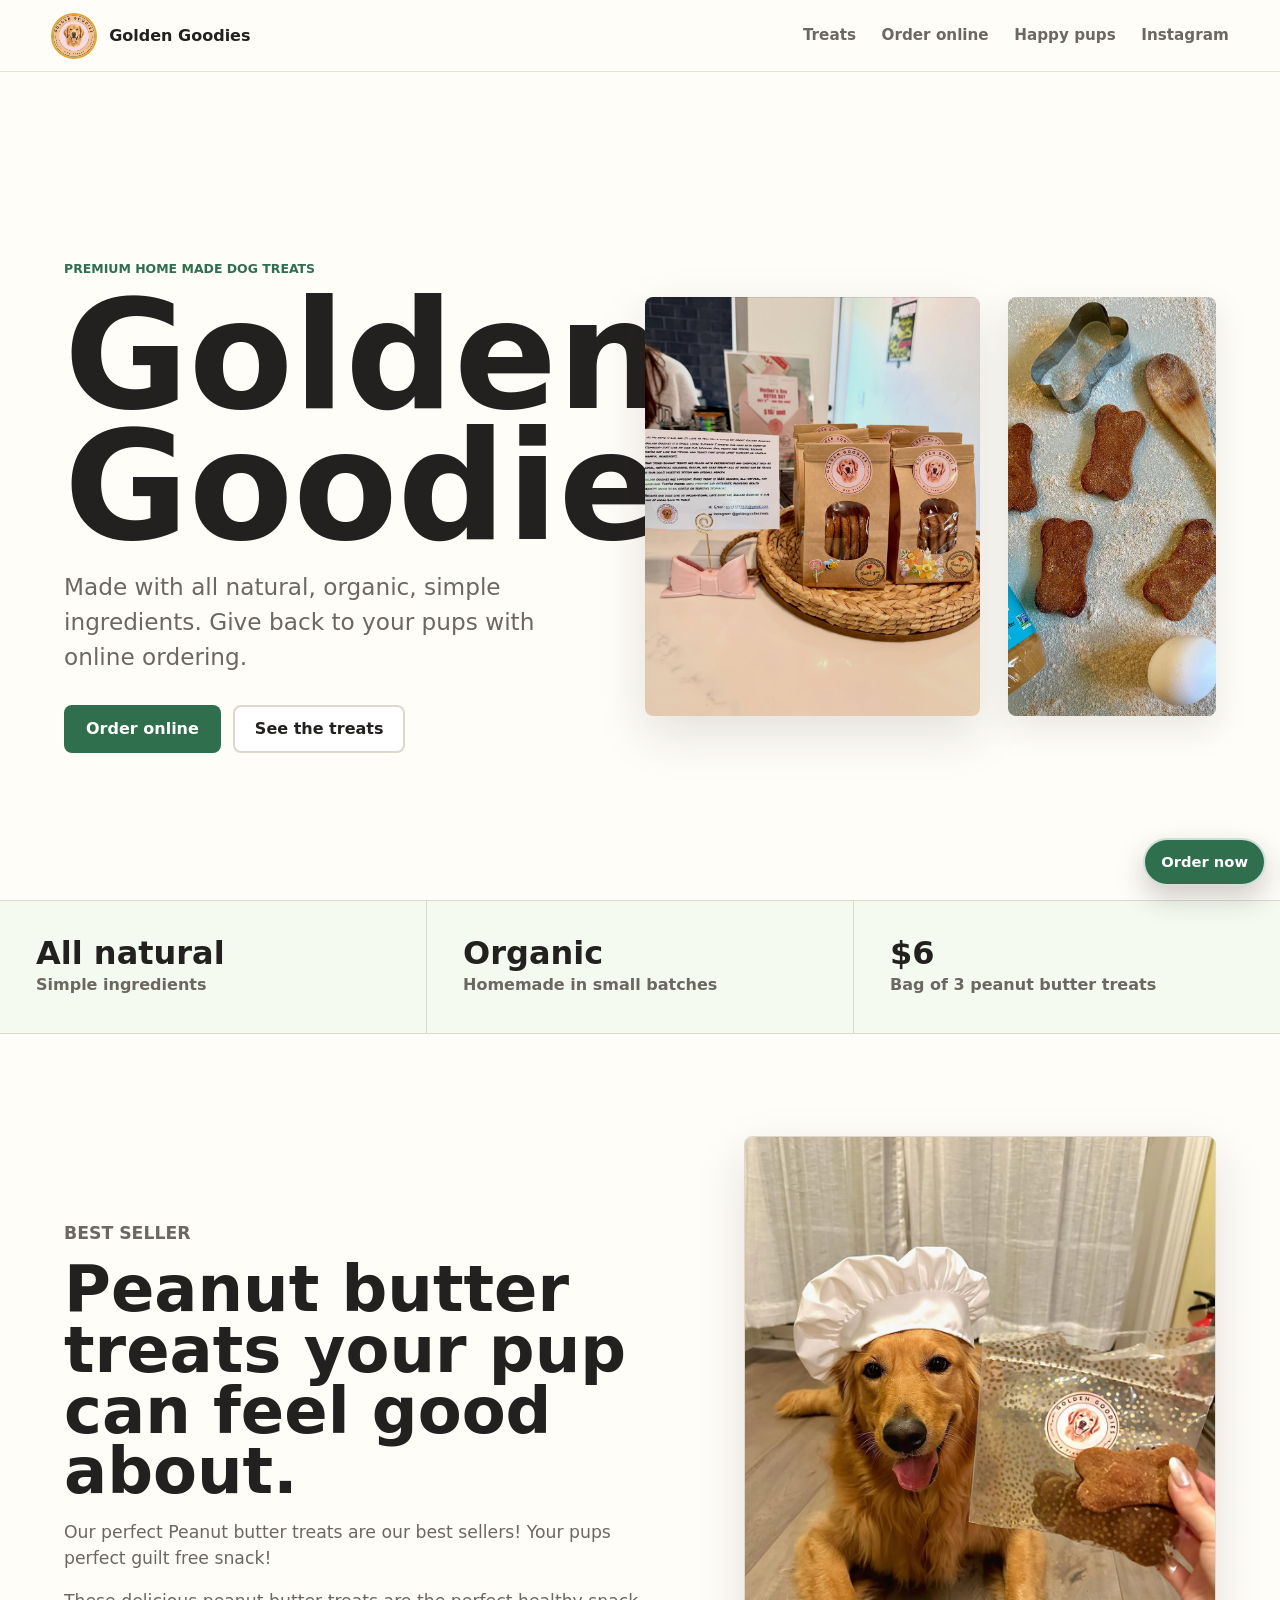
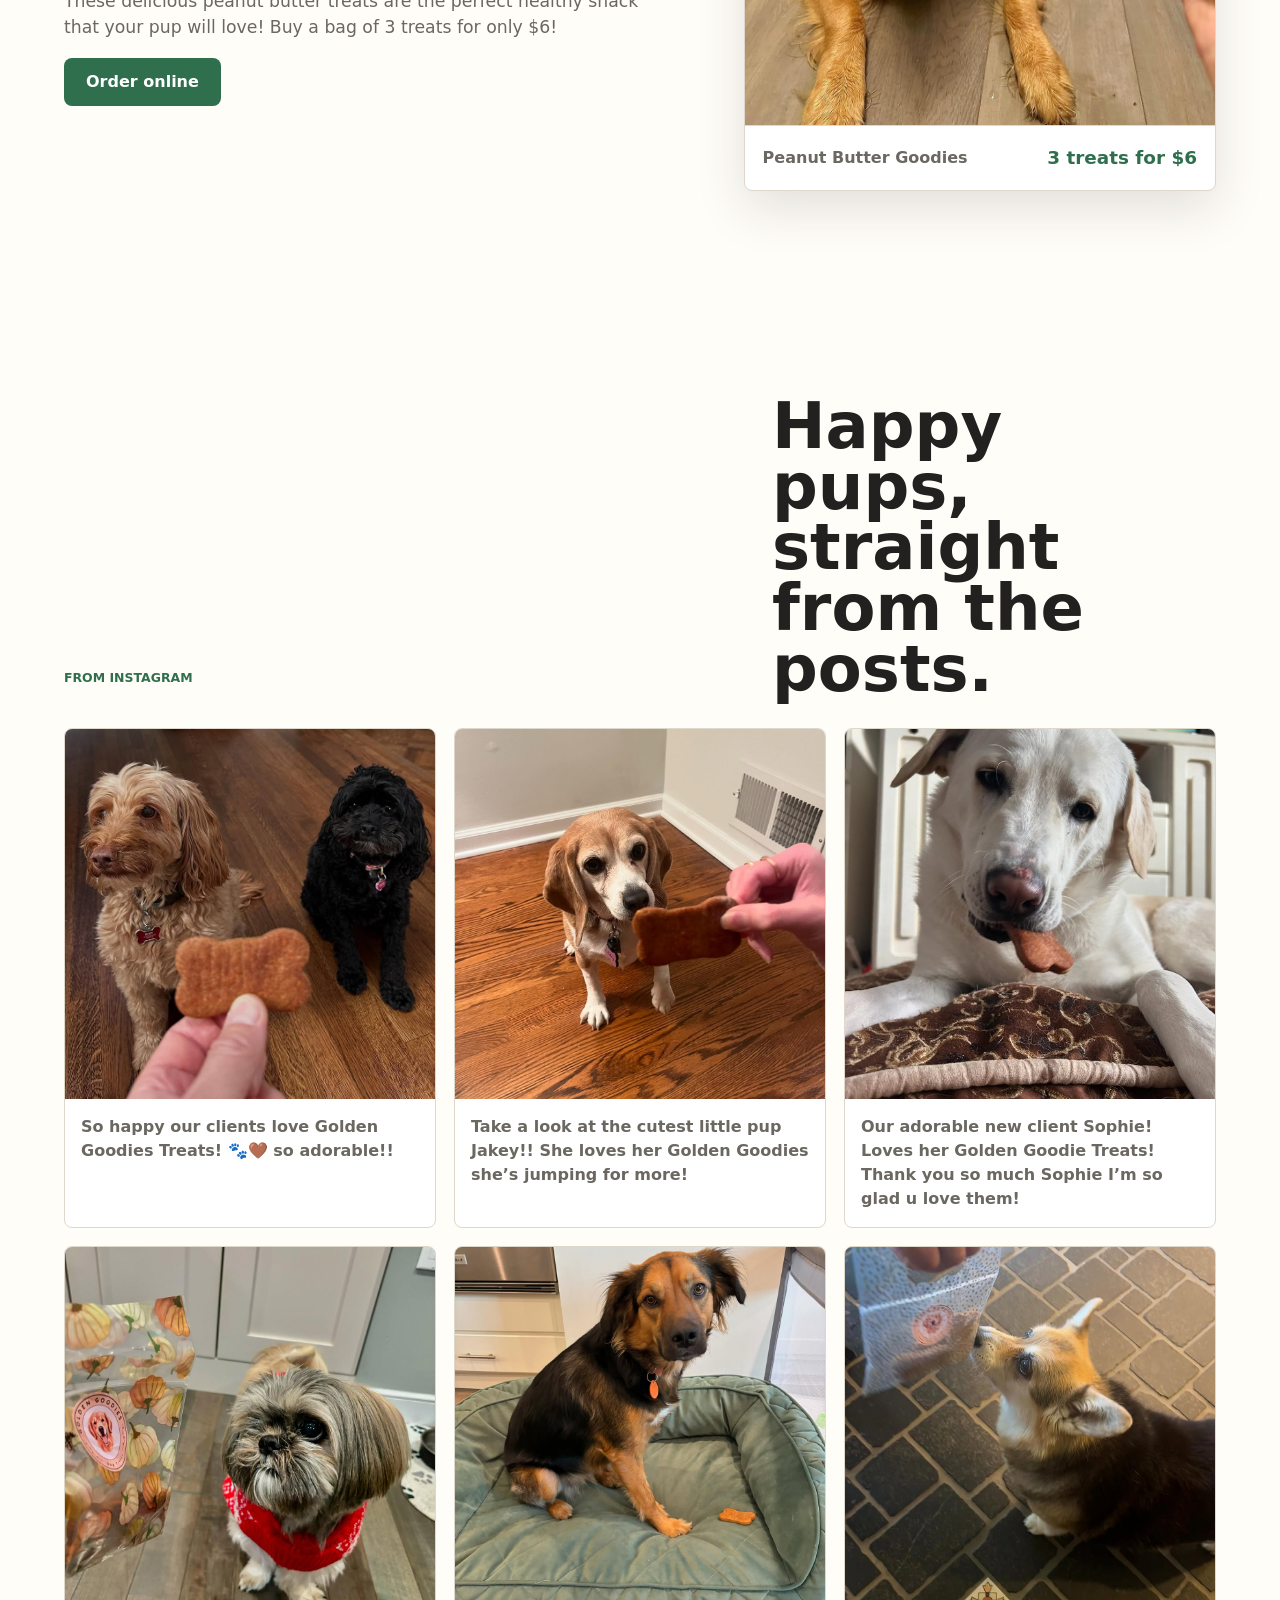
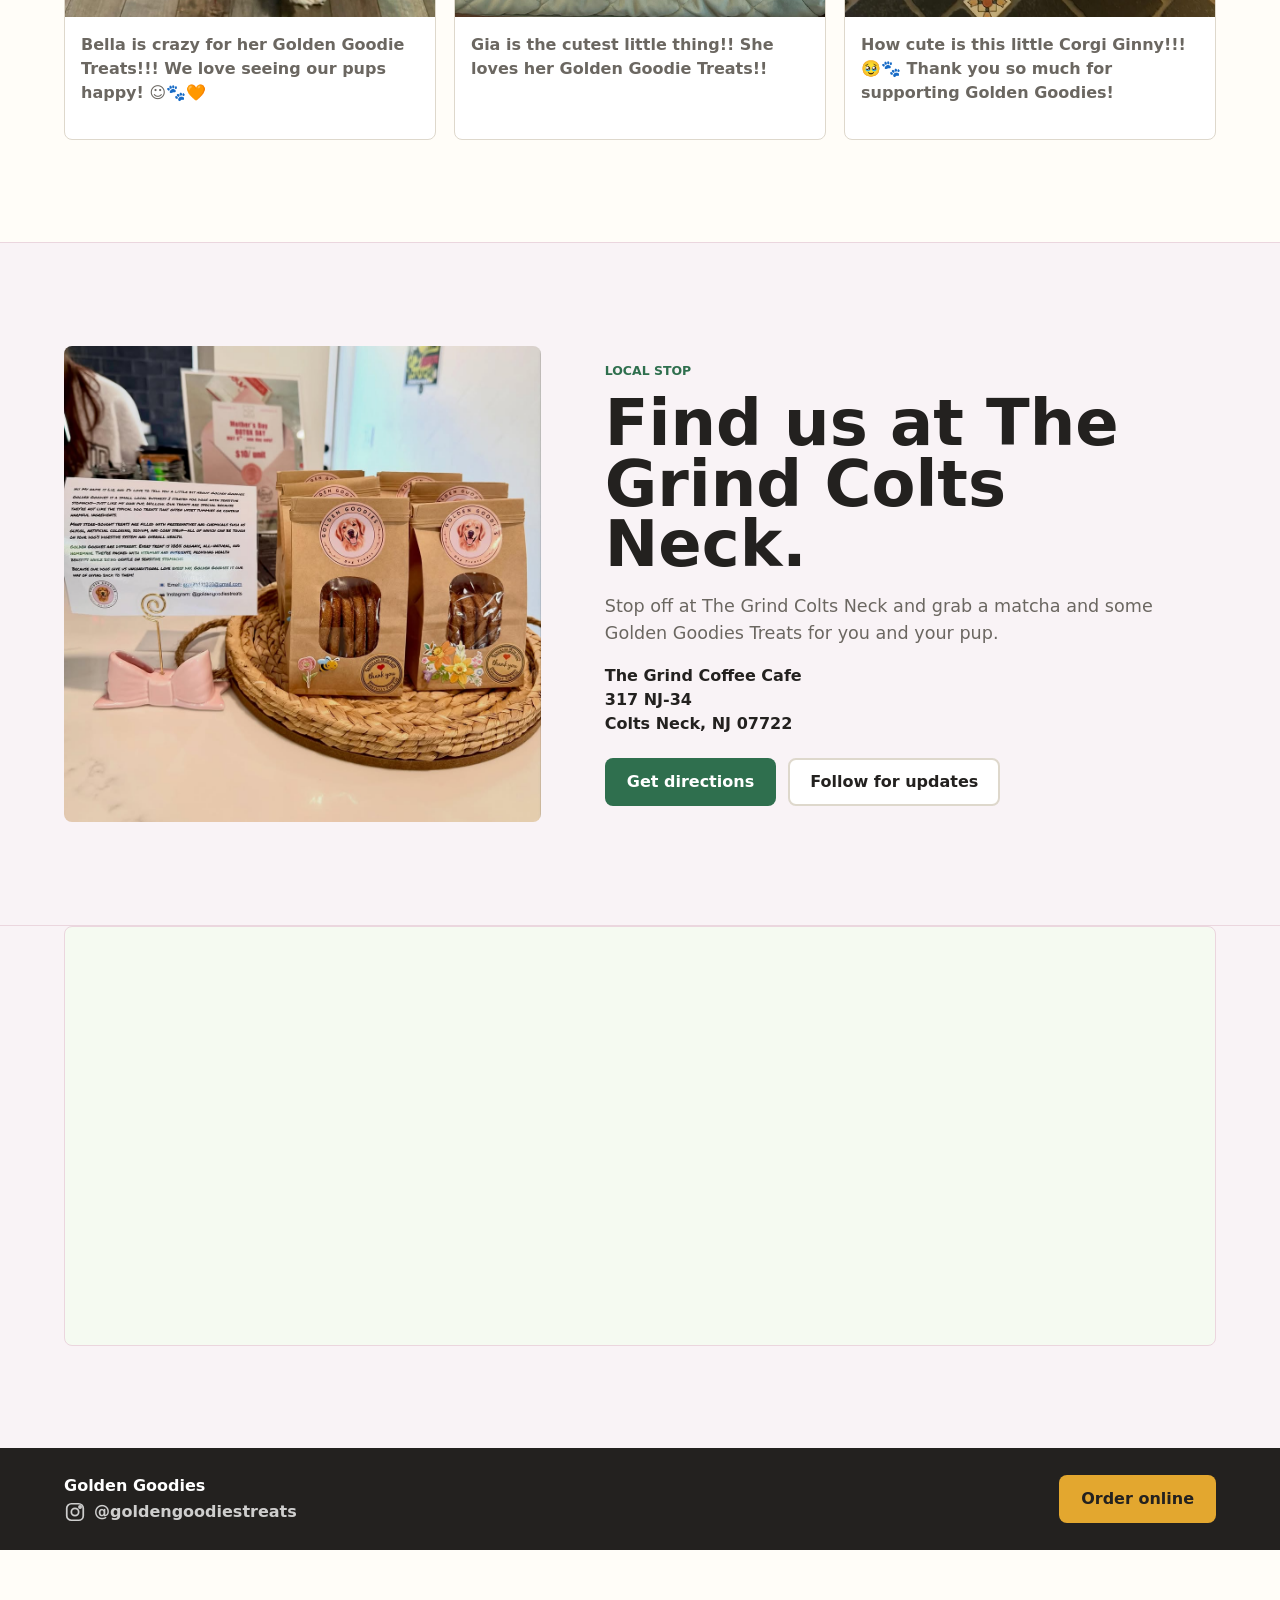
<file: index.html>
<!doctype html>
<html lang="en">
  <head>
    <meta charset="utf-8">
    <meta name="viewport" content="width=device-width, initial-scale=1">
    <title>Golden Goodies Treats | Homemade Organic Dog Treats in Colts Neck, NJ</title>
    <meta
      name="description"
      content="Golden Goodies Treats makes premium homemade dog treats with all natural, organic, simple ingredients. Order peanut butter treats online or find them at The Grind Colts Neck."
    >
    <meta name="keywords" content="Golden Goodies Treats, dog treats Colts Neck, homemade dog treats, organic dog treats, peanut butter dog treats, all natural dog treats, The Grind Colts Neck">
    <meta name="author" content="Golden Goodies Treats">
    <meta name="robots" content="index, follow">
    <meta name="theme-color" content="#2f6f4e">
    <meta name="application-name" content="Golden Goodies Treats">
    <meta name="apple-mobile-web-app-title" content="Golden Goodies">
    <meta name="msapplication-TileColor" content="#2f6f4e">
    <meta name="format-detection" content="telephone=no">
    <meta itemprop="name" content="Golden Goodies Treats">
    <meta itemprop="description" content="Premium homemade dog treats made with all natural, organic, simple ingredients.">
    <meta itemprop="image" content="https://goldengoodiestreats.com/assets/social-preview.jpg">
    <meta name="geo.region" content="US-NJ">
    <meta name="geo.placename" content="Colts Neck">
    <meta name="geo.position" content="40.2868;-74.1724">
    <meta name="ICBM" content="40.2868, -74.1724">
    <link rel="canonical" href="https://goldengoodiestreats.com/">
    <link rel="icon" href="assets/profile.jpg" type="image/jpeg">
    <link rel="apple-touch-icon" href="assets/profile.jpg">
    <link rel="image_src" href="https://goldengoodiestreats.com/assets/social-preview.jpg">
    <link rel="manifest" href="site.webmanifest">
    <meta property="og:site_name" content="Golden Goodies Treats">
    <meta property="og:title" content="Golden Goodies Treats | Homemade Organic Dog Treats">
    <meta property="og:description" content="Premium homemade dog treats made with all natural, organic, simple ingredients. Available online and at The Grind Colts Neck.">
    <meta property="og:type" content="website">
    <meta property="og:url" content="https://goldengoodiestreats.com/">
    <meta property="og:image" content="https://goldengoodiestreats.com/assets/social-preview.jpg">
    <meta property="og:image:secure_url" content="https://goldengoodiestreats.com/assets/social-preview.jpg">
    <meta property="og:image:type" content="image/jpeg">
    <meta property="og:image:width" content="1200">
    <meta property="og:image:height" content="630">
    <meta property="og:image:alt" content="Golden Goodies Treats homemade dog treat bags">
    <meta property="og:locale" content="en_US">
    <meta name="twitter:card" content="summary_large_image">
    <meta name="twitter:title" content="Golden Goodies Treats | Homemade Organic Dog Treats">
    <meta name="twitter:description" content="All natural homemade dog treats in Colts Neck, NJ. Order online or follow on Instagram.">
    <meta name="twitter:image" content="https://goldengoodiestreats.com/assets/social-preview.jpg">
    <meta name="twitter:image:alt" content="Golden Goodies Treats homemade dog treat bags">
    <meta name="twitter:domain" content="goldengoodiestreats.com">
    <meta name="twitter:url" content="https://goldengoodiestreats.com/">
    <link rel="preload" as="image" href="assets/DYFASygjh98.jpg">
    <link rel="stylesheet" href="styles.css">
    <script type="application/ld+json">
      {
        "@context": "https://schema.org",
        "@type": "Organization",
        "name": "Golden Goodies Treats",
        "alternateName": "Golden Goodies",
        "url": "https://goldengoodiestreats.com/",
        "logo": "https://goldengoodiestreats.com/assets/profile.jpg",
        "image": "https://goldengoodiestreats.com/assets/social-preview.jpg",
        "sameAs": [
          "https://www.instagram.com/goldengoodiestreats/"
        ],
        "description": "Premium homemade dog treats made with all natural, organic, simple ingredients.",
        "areaServed": {
          "@type": "Place",
          "name": "Colts Neck, New Jersey"
        },
        "makesOffer": {
          "@type": "Offer",
          "name": "Peanut Butter Goodies",
          "price": "6.00",
          "priceCurrency": "USD",
          "availability": "https://schema.org/InStock",
          "url": "https://goldengoodiestreats.com/order.html",
          "itemOffered": {
            "@type": "Product",
            "name": "Peanut Butter Dog Treats",
            "description": "A bag of 3 homemade peanut butter dog treats.",
            "image": "https://goldengoodiestreats.com/assets/C_zQAcyOlPa.jpg",
            "brand": {
              "@type": "Brand",
              "name": "Golden Goodies Treats"
            }
          },
          "availableAtOrFrom": {
            "@type": "Place",
            "name": "The Grind Coffee Cafe",
            "address": {
              "@type": "PostalAddress",
              "streetAddress": "317 NJ-34",
              "addressLocality": "Colts Neck",
              "addressRegion": "NJ",
              "postalCode": "07722",
              "addressCountry": "US"
            }
          }
        }
      }
    </script>
  </head>
  <body>
    <header class="site-header" aria-label="Golden Goodies navigation">
      <a class="brand" href="#top" aria-label="Golden Goodies home">
        <img src="assets/profile.jpg" alt="Golden Goodies logo">
        <span>Golden Goodies</span>
      </a>
      <nav>
        <a href="#treats">Treats</a>
        <a href="order.html">Order online</a>
        <a href="#happy-pups">Happy pups</a>
        <a href="https://www.instagram.com/goldengoodiestreats/" target="_blank" rel="noopener">Instagram</a>
      </nav>
    </header>

    <main id="top">
      <section class="hero" aria-labelledby="hero-title">
        <div class="hero-copy">
          <p class="eyebrow">Premium Home Made Dog Treats</p>
          <h1 id="hero-title">Golden Goodies</h1>
          <p class="lead">
            Made with all natural, organic, simple ingredients. Give back to your pups with online ordering.
          </p>
          <div class="actions">
            <a class="button primary" href="order.html">
              Order online
            </a>
            <a class="button secondary" href="#treats">See the treats</a>
          </div>
        </div>

        <div class="hero-media" aria-label="Golden Goodies treat photos">
          <img class="hero-main" src="assets/DYFASygjh98.jpg" alt="Golden Goodies treats at The Grind in Colts Neck">
          <img class="hero-side" src="assets/C_0sTh5uCFX.jpg" alt="Golden Goodies peanut butter treats">
        </div>
      </section>

      <section class="intro-band" aria-label="Golden Goodies highlights">
        <div>
          <strong>All natural</strong>
          <span>Simple ingredients</span>
        </div>
        <div>
          <strong>Organic</strong>
          <span>Homemade in small batches</span>
        </div>
        <div>
          <strong>$6</strong>
          <span>Bag of 3 peanut butter treats</span>
        </div>
      </section>

      <section class="section split" id="treats" aria-labelledby="treats-title">
        <div class="section-copy">
          <p class="eyebrow">Best seller</p>
          <h2 id="treats-title">Peanut butter treats your pup can feel good about.</h2>
          <p>
            Our perfect Peanut butter treats are our best sellers! Your pups perfect guilt free snack!
          </p>
          <p>
            These delicious peanut butter treats are the perfect healthy snack that your pup will love! Buy a bag of 3 treats for only $6!
          </p>
          <a class="button primary" href="order.html">
            Order online
          </a>
        </div>
        <div class="product-panel">
          <img src="assets/C_zQAcyOlPa.jpg" alt="Bag of Golden Goodies peanut butter treats">
          <div>
            <span>Peanut Butter Goodies</span>
            <strong>3 treats for $6</strong>
          </div>
        </div>
      </section>

      <section class="section" id="happy-pups" aria-labelledby="happy-pups-title">
        <div class="section-heading">
          <p class="eyebrow">From Instagram</p>
          <h2 id="happy-pups-title">Happy pups, straight from the posts.</h2>
        </div>

        <div class="post-grid">
          <article class="post-card">
            <a href="https://www.instagram.com/p/DDpuUNxS3dq/" target="_blank" rel="noopener">
              <img src="assets/DDpuUNxS3dq.jpg" alt="Dog enjoying Golden Goodies treats">
            </a>
            <p>So happy our clients love Golden Goodies Treats! 🐾🤎 so adorable!!</p>
          </article>
          <article class="post-card">
            <a href="https://www.instagram.com/p/DCnMmo4SSd8/" target="_blank" rel="noopener">
              <img src="assets/DCnMmo4SSd8.jpg" alt="Jakey with Golden Goodies treats">
            </a>
            <p>Take a look at the cutest little pup Jakey!! She loves her Golden Goodies she’s jumping for more!</p>
          </article>
          <article class="post-card">
            <a href="https://www.instagram.com/p/DCfHhuOyurx/" target="_blank" rel="noopener">
              <img src="assets/DCfHhuOyurx.jpg" alt="Sophie with Golden Goodies treats">
            </a>
            <p>Our adorable new client Sophie! Loves her Golden Goodie Treats! Thank you so much Sophie I’m so glad u love them!</p>
          </article>
          <article class="post-card">
            <a href="https://www.instagram.com/p/DBufzpTyW3J/" target="_blank" rel="noopener">
              <img src="assets/DBufzpTyW3J.jpg" alt="Bella enjoying Golden Goodies treats">
            </a>
            <p>Bella is crazy for her Golden Goodie Treats!!! We love seeing our pups happy! ☺️🐾🧡</p>
          </article>
          <article class="post-card">
            <a href="https://www.instagram.com/p/DBrrVJAyPFo/" target="_blank" rel="noopener">
              <img src="assets/DBrrVJAyPFo.jpg" alt="Gia with Golden Goodies treats">
            </a>
            <p>Gia is the cutest little thing!! She loves her Golden Goodie Treats!!</p>
          </article>
          <article class="post-card">
            <a href="https://www.instagram.com/p/DAcCas6S9E9/" target="_blank" rel="noopener">
              <img src="assets/DAcCas6S9E9.jpg" alt="Corgi Ginny with Golden Goodies treats">
            </a>
            <p>How cute is this little Corgi Ginny!!!🥹🐾 Thank you so much for supporting Golden Goodies!</p>
          </article>
        </div>
      </section>

      <section class="section pickup" aria-labelledby="pickup-title">
        <img src="assets/DYFASygjh98.jpg" alt="Golden Goodies treats available near matcha drinks">
        <div>
          <p class="eyebrow">Local stop</p>
          <h2 id="pickup-title">Find us at The Grind Colts Neck.</h2>
          <p>
            Stop off at The Grind Colts Neck and grab a matcha and some Golden Goodies Treats for you and your pup.
          </p>
          <address>
            The Grind Coffee Cafe<br>
            317 NJ-34<br>
            Colts Neck, NJ 07722
          </address>
          <div class="actions">
            <a class="button primary" href="https://www.google.com/maps/search/?api=1&query=The%20Grind%20Coffee%20Cafe%20317%20NJ-34%20Colts%20Neck%20NJ%2007722" target="_blank" rel="noopener">
              Get directions
            </a>
            <a class="button secondary" href="https://www.instagram.com/goldengoodiestreats/" target="_blank" rel="noopener">
              Follow for updates
            </a>
          </div>
        </div>
      </section>

      <section class="map-section" aria-label="Map to The Grind Colts Neck">
        <iframe
          title="Google Map showing The Grind Coffee Cafe in Colts Neck"
          src="https://www.google.com/maps?q=The%20Grind%20Coffee%20Cafe%2C%20317%20NJ-34%2C%20Colts%20Neck%2C%20NJ%2007722&output=embed"
          loading="lazy"
          referrerpolicy="no-referrer-when-downgrade"
          allowfullscreen>
        </iframe>
      </section>
    </main>

    <footer class="site-footer">
      <div>
        <strong>Golden Goodies</strong>
        <a class="instagram-link" href="https://www.instagram.com/goldengoodiestreats/" target="_blank" rel="noopener" aria-label="Open Golden Goodies Treats on Instagram">
          <svg aria-hidden="true" viewBox="0 0 24 24" focusable="false">
            <rect x="3" y="3" width="18" height="18" rx="5"></rect>
            <circle cx="12" cy="12" r="4"></circle>
            <circle cx="17.5" cy="6.5" r="1.2"></circle>
          </svg>
          <span>@goldengoodiestreats</span>
        </a>
      </div>
      <a class="button primary" href="order.html">
        Order online
      </a>
    </footer>

    <a class="floating-order" href="order.html" aria-label="Order Golden Goodies treats online">
      Order now
    </a>
  </body>
</html>
</file>
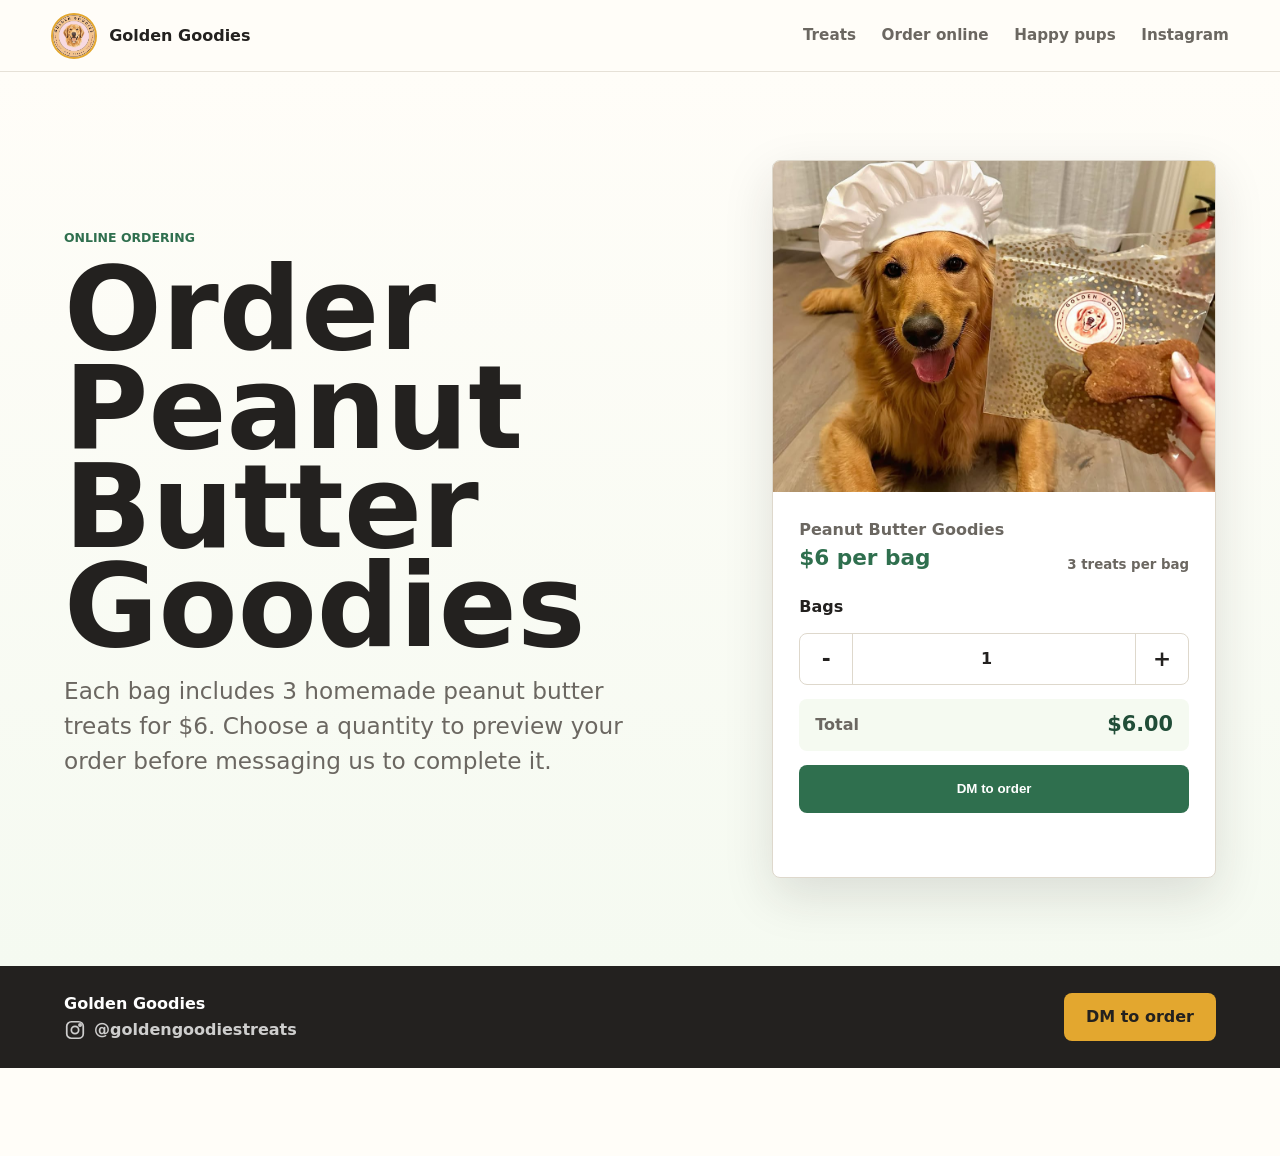
<file: order.html>
<!doctype html>
<html lang="en">
  <head>
    <meta charset="utf-8">
    <meta name="viewport" content="width=device-width, initial-scale=1">
    <title>Order Online | Golden Goodies Treats</title>
    <meta
      name="description"
      content="Order Golden Goodies Treats peanut butter dog treats online. Each bag includes 3 homemade treats for $6."
    >
    <meta name="robots" content="index, follow">
    <meta name="theme-color" content="#2f6f4e">
    <link rel="canonical" href="https://goldengoodiestreats.com/order.html">
    <link rel="icon" href="assets/profile.jpg" type="image/jpeg">
    <link rel="apple-touch-icon" href="assets/profile.jpg">
    <link rel="stylesheet" href="styles.css">
  </head>
  <body>
    <header class="site-header" aria-label="Golden Goodies navigation">
      <a class="brand" href="index.html#top" aria-label="Golden Goodies home">
        <img src="assets/profile.jpg" alt="Golden Goodies logo">
        <span>Golden Goodies</span>
      </a>
      <nav>
        <a href="index.html#treats">Treats</a>
        <a href="order.html" aria-current="page">Order online</a>
        <a href="index.html#happy-pups">Happy pups</a>
        <a href="https://www.instagram.com/goldengoodiestreats/" target="_blank" rel="noopener">Instagram</a>
      </nav>
    </header>

    <main>
      <section class="order-hero" aria-labelledby="order-title">
        <div class="order-copy">
          <p class="eyebrow">Online ordering</p>
          <h1 id="order-title">Order Peanut Butter Goodies</h1>
          <p class="lead">
            Each bag includes 3 homemade peanut butter treats for $6. Choose a quantity to preview your order before messaging us to complete it.
          </p>
        </div>
        <div class="order-card" aria-label="Peanut Butter Goodies order form">
          <img src="assets/C_zQAcyOlPa.jpg" alt="Bag of Golden Goodies peanut butter treats">
          <div class="order-card-body">
            <div class="product-summary">
              <div>
                <span>Peanut Butter Goodies</span>
                <strong>$6 per bag</strong>
              </div>
              <small>3 treats per bag</small>
            </div>

            <form id="order-form" class="order-form">
              <label for="quantity">Bags</label>
              <div class="quantity-row">
                <button type="button" class="quantity-button" data-step="-1" aria-label="Decrease quantity">-</button>
                <input id="quantity" name="quantity" type="number" min="1" max="20" value="1" inputmode="numeric" required>
                <button type="button" class="quantity-button" data-step="1" aria-label="Increase quantity">+</button>
              </div>
              <div class="order-total" aria-live="polite">
                <span>Total</span>
                <strong id="total">$6.00</strong>
              </div>
              <button class="button primary checkout-button" type="submit">
                DM to order
              </button>
              <p id="order-message" class="form-message" role="status" aria-live="polite"></p>
            </form>
          </div>
        </div>
      </section>
    </main>

    <footer class="site-footer">
      <div>
        <strong>Golden Goodies</strong>
        <a class="instagram-link" href="https://www.instagram.com/goldengoodiestreats/" target="_blank" rel="noopener" aria-label="Open Golden Goodies Treats on Instagram">
          <svg aria-hidden="true" viewBox="0 0 24 24" focusable="false">
            <rect x="3" y="3" width="18" height="18" rx="5"></rect>
            <circle cx="12" cy="12" r="4"></circle>
            <circle cx="17.5" cy="6.5" r="1.2"></circle>
          </svg>
          <span>@goldengoodiestreats</span>
        </a>
      </div>
      <a class="button primary" href="https://ig.me/m/goldengoodiestreats" target="_blank" rel="noopener">
        DM to order
      </a>
    </footer>

    <script src="order.js"></script>
  </body>
</html>
</file>
<file: styles.css>
:root {
  color-scheme: light;
  --ink: #23211f;
  --muted: #6b6761;
  --paper: #fffdf8;
  --wash: #f5faf1;
  --leaf: #2f6f4e;
  --leaf-dark: #214d38;
  --honey: #e3a72f;
  --berry: #c55567;
  --line: #ded8cc;
  --shadow: 0 18px 50px rgba(35, 33, 31, 0.13);
}

* {
  box-sizing: border-box;
}

html {
  scroll-behavior: smooth;
}

body {
  margin: 0;
  padding-bottom: 88px;
  background: var(--paper);
  color: var(--ink);
  font-family: Inter, ui-sans-serif, system-ui, -apple-system, BlinkMacSystemFont, "Segoe UI", sans-serif;
  line-height: 1.5;
  -webkit-text-size-adjust: 100%;
}

img {
  display: block;
  max-width: 100%;
}

a {
  color: inherit;
}

.site-header {
  position: sticky;
  top: 0;
  z-index: 20;
  display: flex;
  align-items: center;
  justify-content: space-between;
  min-height: 72px;
  padding: 12px clamp(18px, 4vw, 56px);
  background: rgba(255, 253, 248, 0.92);
  border-bottom: 1px solid rgba(222, 216, 204, 0.75);
  backdrop-filter: blur(16px);
}

.brand {
  display: inline-flex;
  align-items: center;
  gap: 12px;
  text-decoration: none;
  font-weight: 800;
}

.brand img {
  width: 46px;
  height: 46px;
  border: 2px solid var(--honey);
  border-radius: 50%;
  object-fit: cover;
}

nav {
  display: flex;
  align-items: center;
  gap: clamp(12px, 2vw, 28px);
  color: var(--muted);
  font-size: 0.95rem;
  font-weight: 700;
}

nav a {
  text-decoration: none;
}

nav a:hover,
nav a:focus-visible {
  color: var(--leaf);
}

.hero {
  display: grid;
  grid-template-columns: minmax(0, 0.95fr) minmax(320px, 1.05fr);
  gap: clamp(28px, 5vw, 72px);
  align-items: center;
  min-height: calc(100svh - 72px);
  padding: clamp(34px, 6vw, 78px) clamp(18px, 5vw, 72px) 36px;
  overflow: hidden;
}

.hero-copy {
  max-width: 690px;
}

.eyebrow {
  margin: 0 0 12px;
  color: var(--leaf);
  font-size: 0.78rem;
  font-weight: 900;
  letter-spacing: 0;
  text-transform: uppercase;
}

h1,
h2,
p {
  margin-top: 0;
}

h1 {
  max-width: 12ch;
  margin-bottom: 18px;
  font-size: clamp(4rem, 12vw, 9.5rem);
  line-height: 0.86;
  letter-spacing: 0;
}

h2 {
  margin-bottom: 18px;
  font-size: clamp(2rem, 5vw, 4.5rem);
  line-height: 0.95;
  letter-spacing: 0;
}

.lead {
  max-width: 610px;
  margin-bottom: 30px;
  color: var(--muted);
  font-size: clamp(1.1rem, 2vw, 1.45rem);
}

.actions {
  display: flex;
  flex-wrap: wrap;
  gap: 12px;
}

.button {
  display: inline-flex;
  align-items: center;
  justify-content: center;
  min-height: 48px;
  padding: 0 20px;
  border: 2px solid transparent;
  border-radius: 8px;
  font-weight: 850;
  text-decoration: none;
  transition: transform 160ms ease, border-color 160ms ease, background-color 160ms ease;
}

.button:hover,
.button:focus-visible {
  transform: translateY(-1px);
}

.button.primary {
  background: var(--leaf);
  color: #fff;
}

.button.primary:hover,
.button.primary:focus-visible {
  background: var(--leaf-dark);
}

.button.secondary {
  background: #fff;
  border-color: var(--line);
  color: var(--ink);
}

.button.secondary:hover,
.button.secondary:focus-visible {
  border-color: var(--honey);
}

.hero-media {
  display: grid;
  grid-template-columns: minmax(240px, 1.05fr) minmax(170px, 0.65fr);
  gap: clamp(16px, 2.5vw, 28px);
  align-items: center;
}

.hero-media img,
.product-panel img,
.post-card img,
.pickup img {
  width: 100%;
  height: 100%;
  object-fit: cover;
}

.hero-main {
  aspect-ratio: 4 / 5;
  border-radius: 8px;
  box-shadow: var(--shadow);
}

.hero-side {
  aspect-ratio: 4 / 5;
  border-radius: 8px;
  box-shadow: 0 12px 35px rgba(35, 33, 31, 0.1);
}

.intro-band {
  display: grid;
  grid-template-columns: repeat(3, 1fr);
  gap: 1px;
  background: var(--line);
  border-top: 1px solid var(--line);
  border-bottom: 1px solid var(--line);
}

.intro-band div {
  min-height: 116px;
  padding: clamp(22px, 4vw, 36px);
  background: var(--wash);
}

.intro-band strong {
  display: block;
  margin-bottom: 4px;
  font-size: clamp(1.35rem, 3vw, 2rem);
  line-height: 1;
}

.intro-band span {
  color: var(--muted);
  font-weight: 700;
}

.section {
  padding: clamp(60px, 8vw, 104px) clamp(18px, 5vw, 72px);
}

.split {
  display: grid;
  grid-template-columns: minmax(0, 0.92fr) minmax(280px, 0.72fr);
  gap: clamp(28px, 6vw, 76px);
  align-items: center;
}

.section-copy {
  max-width: 720px;
}

.section-copy p {
  max-width: 600px;
  color: var(--muted);
  font-size: 1.08rem;
}

.product-panel {
  overflow: hidden;
  border: 1px solid var(--line);
  border-radius: 8px;
  background: #fff;
  box-shadow: var(--shadow);
}

.product-panel img {
  aspect-ratio: 4 / 5;
}

.product-panel div {
  display: flex;
  align-items: center;
  justify-content: space-between;
  gap: 14px;
  padding: 18px;
  border-top: 1px solid var(--line);
}

.product-panel span {
  color: var(--muted);
  font-weight: 750;
}

.product-panel strong {
  color: var(--leaf);
  font-size: 1.15rem;
}

.section-heading {
  display: grid;
  grid-template-columns: minmax(0, 680px) minmax(160px, 1fr);
  gap: 28px;
  align-items: end;
  margin-bottom: 28px;
}

.section-heading h2 {
  margin-bottom: 0;
}

.post-grid {
  display: grid;
  grid-template-columns: repeat(3, minmax(0, 1fr));
  gap: 18px;
}

.post-card {
  overflow: hidden;
  min-width: 0;
  background: #fff;
  border: 1px solid var(--line);
  border-radius: 8px;
}

.post-card a {
  display: block;
  aspect-ratio: 1 / 1;
  background: var(--wash);
}

.post-card p {
  min-height: 122px;
  margin: 0;
  padding: 16px;
  color: var(--muted);
  font-weight: 700;
}

.pickup {
  display: grid;
  grid-template-columns: minmax(260px, 0.78fr) minmax(0, 1fr);
  gap: clamp(24px, 5vw, 64px);
  align-items: center;
  background: #f9f3f6;
  border-top: 1px solid #ebd6de;
  border-bottom: 1px solid #ebd6de;
}

.pickup > img {
  aspect-ratio: 1 / 1;
  border-radius: 8px;
}

.pickup p:not(.eyebrow) {
  max-width: 640px;
  color: var(--muted);
  font-size: 1.1rem;
}

.pickup address {
  margin: 0 0 22px;
  color: var(--ink);
  font-style: normal;
  font-weight: 800;
}

.order-hero {
  display: grid;
  grid-template-columns: minmax(0, 0.9fr) minmax(320px, 0.62fr);
  gap: clamp(28px, 5vw, 70px);
  align-items: center;
  min-height: calc(100svh - 72px);
  padding: clamp(46px, 7vw, 88px) clamp(18px, 5vw, 72px);
  background: linear-gradient(180deg, #fffdf8 0%, #f5faf1 100%);
}

.order-copy h1,
.status-page h1 {
  max-width: 13ch;
  font-size: clamp(3.3rem, 9vw, 7.8rem);
}

.order-card {
  overflow: hidden;
  background: #fff;
  border: 1px solid var(--line);
  border-radius: 8px;
  box-shadow: var(--shadow);
}

.order-card > img {
  width: 100%;
  aspect-ratio: 4 / 3;
  object-fit: cover;
}

.order-card-body {
  display: grid;
  gap: 20px;
  padding: clamp(18px, 3vw, 26px);
}

.product-summary {
  display: flex;
  align-items: flex-end;
  justify-content: space-between;
  gap: 18px;
}

.product-summary span,
.product-summary small {
  color: var(--muted);
  font-weight: 750;
}

.product-summary strong {
  display: block;
  color: var(--leaf);
  font-size: 1.35rem;
}

.order-form {
  display: grid;
  gap: 14px;
}

.order-form label {
  color: var(--ink);
  font-weight: 850;
}

.quantity-row {
  display: grid;
  grid-template-columns: 52px minmax(0, 1fr) 52px;
  height: 52px;
  border: 1px solid var(--line);
  border-radius: 8px;
  background: #fff;
}

.quantity-button,
.quantity-row input {
  width: 100%;
  border: 0;
  background: transparent;
  color: var(--ink);
  font: inherit;
  font-weight: 900;
}

.quantity-button {
  cursor: pointer;
  font-size: 1.35rem;
}

.quantity-button:hover,
.quantity-button:focus-visible {
  background: var(--wash);
}

.quantity-row input {
  border-right: 1px solid var(--line);
  border-left: 1px solid var(--line);
  text-align: center;
}

.order-total {
  display: flex;
  align-items: center;
  justify-content: space-between;
  min-height: 52px;
  padding: 0 16px;
  background: var(--wash);
  border-radius: 8px;
}

.order-total span {
  color: var(--muted);
  font-weight: 800;
}

.order-total strong {
  color: var(--leaf-dark);
  font-size: 1.3rem;
}

.checkout-button {
  width: 100%;
}

.checkout-button:disabled {
  cursor: wait;
  opacity: 0.72;
  transform: none;
}

.form-message {
  min-height: 24px;
  margin: 0;
  color: var(--muted);
  font-size: 0.95rem;
  font-weight: 750;
}

.status-page {
  display: flex;
  flex-direction: column;
  justify-content: center;
  min-height: calc(100svh - 72px);
  padding: clamp(56px, 9vw, 110px) clamp(18px, 5vw, 72px);
  background: linear-gradient(180deg, #fffdf8 0%, #f5faf1 100%);
}

.map-section {
  padding: 0 clamp(18px, 5vw, 72px) clamp(60px, 8vw, 104px);
  background: #f9f3f6;
}

.map-section iframe {
  display: block;
  width: 100%;
  min-height: 420px;
  border: 1px solid #ebd6de;
  border-radius: 8px;
  background: var(--wash);
}

.site-footer {
  display: flex;
  align-items: center;
  justify-content: space-between;
  gap: 20px;
  padding: 26px clamp(18px, 5vw, 72px);
  background: var(--ink);
  color: #fff;
}

.site-footer div {
  display: grid;
  gap: 2px;
}

.site-footer span {
  color: rgba(255, 255, 255, 0.72);
}

.instagram-link {
  display: inline-flex;
  align-items: center;
  gap: 8px;
  width: fit-content;
  color: rgba(255, 255, 255, 0.78);
  font-weight: 750;
  text-decoration: none;
}

.instagram-link:hover,
.instagram-link:focus-visible {
  color: #fff;
}

.instagram-link svg {
  width: 22px;
  height: 22px;
  fill: none;
  stroke: currentColor;
  stroke-width: 1.9;
}

.instagram-link span {
  color: currentColor;
}

.site-footer .button.primary {
  background: var(--honey);
  color: var(--ink);
}

.floating-order {
  position: fixed;
  right: max(14px, env(safe-area-inset-right));
  bottom: max(14px, env(safe-area-inset-bottom));
  z-index: 50;
  display: inline-flex;
  align-items: center;
  justify-content: center;
  min-height: 48px;
  padding: 0 16px;
  border: 2px solid rgba(255, 255, 255, 0.78);
  border-radius: 999px;
  background: var(--leaf);
  box-shadow: 0 12px 28px rgba(35, 33, 31, 0.22);
  color: #fff;
  font-size: 0.92rem;
  font-weight: 900;
  line-height: 1;
  text-decoration: none;
}

.floating-order:hover,
.floating-order:focus-visible {
  background: var(--leaf-dark);
}

@media (max-width: 900px) {
  .site-header {
    min-height: 64px;
    padding: 10px 16px;
  }

  .brand img {
    width: 42px;
    height: 42px;
  }

  nav {
    display: none;
  }

  .hero,
  .split,
  .pickup,
  .order-hero {
    grid-template-columns: 1fr;
  }

  .hero {
    min-height: auto;
    padding-top: 30px;
  }

  .order-hero {
    min-height: auto;
  }

  .hero-media {
    grid-template-columns: minmax(0, 1fr) minmax(150px, 0.72fr);
  }

  .intro-band,
  .post-grid {
    grid-template-columns: 1fr;
  }

  .section-heading {
    grid-template-columns: 1fr;
  }

  .post-card p {
    min-height: auto;
  }
}

@media (max-width: 560px) {
  body {
    padding-bottom: 82px;
  }

  .site-header {
    position: sticky;
  }

  .brand span {
    max-width: 150px;
    line-height: 1.05;
  }

  h1 {
    font-size: clamp(3.4rem, 21vw, 5.7rem);
  }

  h2 {
    font-size: clamp(2rem, 12vw, 3.35rem);
  }

  .lead {
    margin-bottom: 22px;
    font-size: 1.08rem;
  }

  .hero {
    padding: 24px 16px 28px;
  }

  .section {
    padding: 48px 16px;
  }

  .intro-band div {
    min-height: 92px;
    padding: 20px 16px;
  }

  .button {
    width: 100%;
  }

  .product-panel div {
    align-items: flex-start;
    flex-direction: column;
    gap: 4px;
  }

  .post-grid {
    gap: 14px;
  }

  .post-card p {
    padding: 14px;
    font-size: 0.95rem;
  }

  .map-section {
    padding: 0 16px 48px;
  }

  .map-section iframe {
    min-height: 330px;
  }

  .order-card-body {
    padding: 18px;
  }

  .product-summary {
    align-items: flex-start;
    flex-direction: column;
    gap: 4px;
  }

  .hero-media {
    grid-template-columns: 1fr;
    min-height: auto;
  }

  .hero-main,
  .hero-side {
    aspect-ratio: 1 / 1;
  }

  .site-footer {
    align-items: stretch;
    flex-direction: column;
  }

  .floating-order {
    right: max(12px, env(safe-area-inset-right));
    bottom: max(12px, env(safe-area-inset-bottom));
    min-height: 46px;
    padding: 0 14px;
    font-size: 0.88rem;
  }
}
</file>
